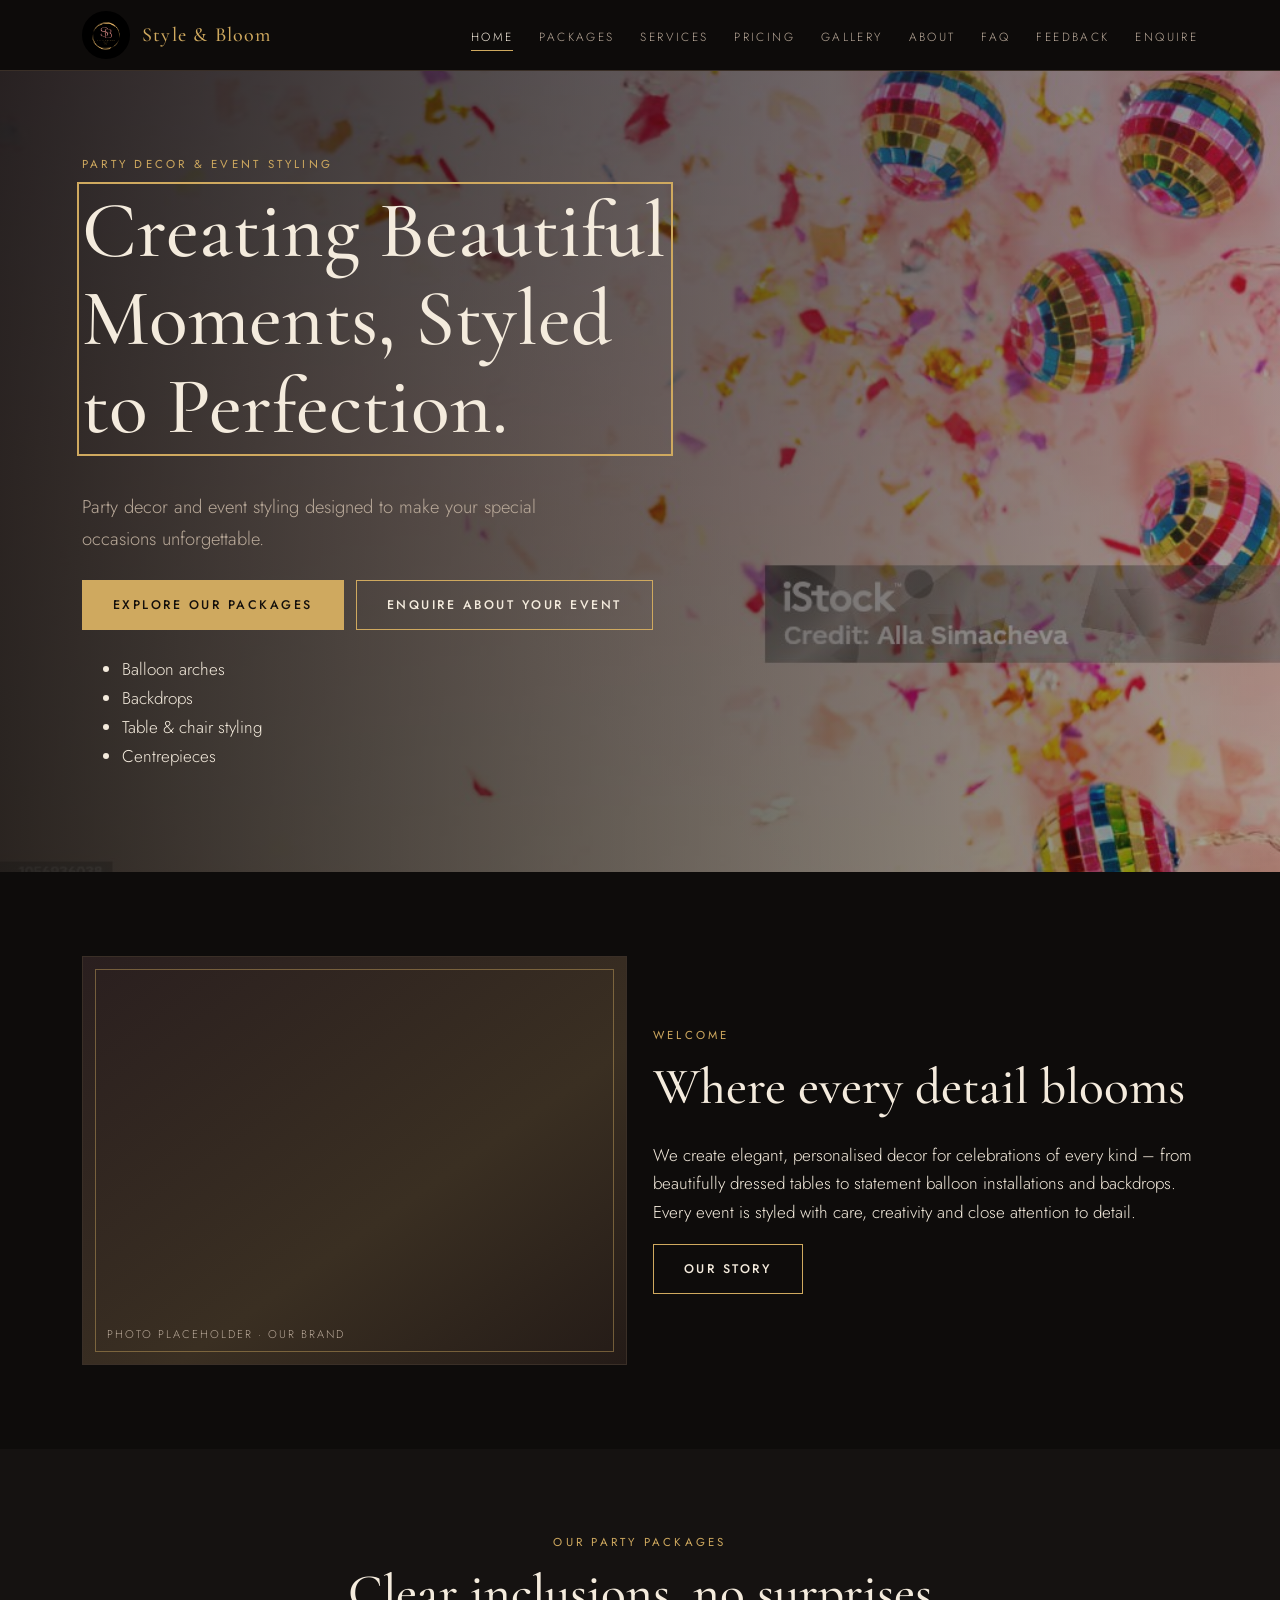
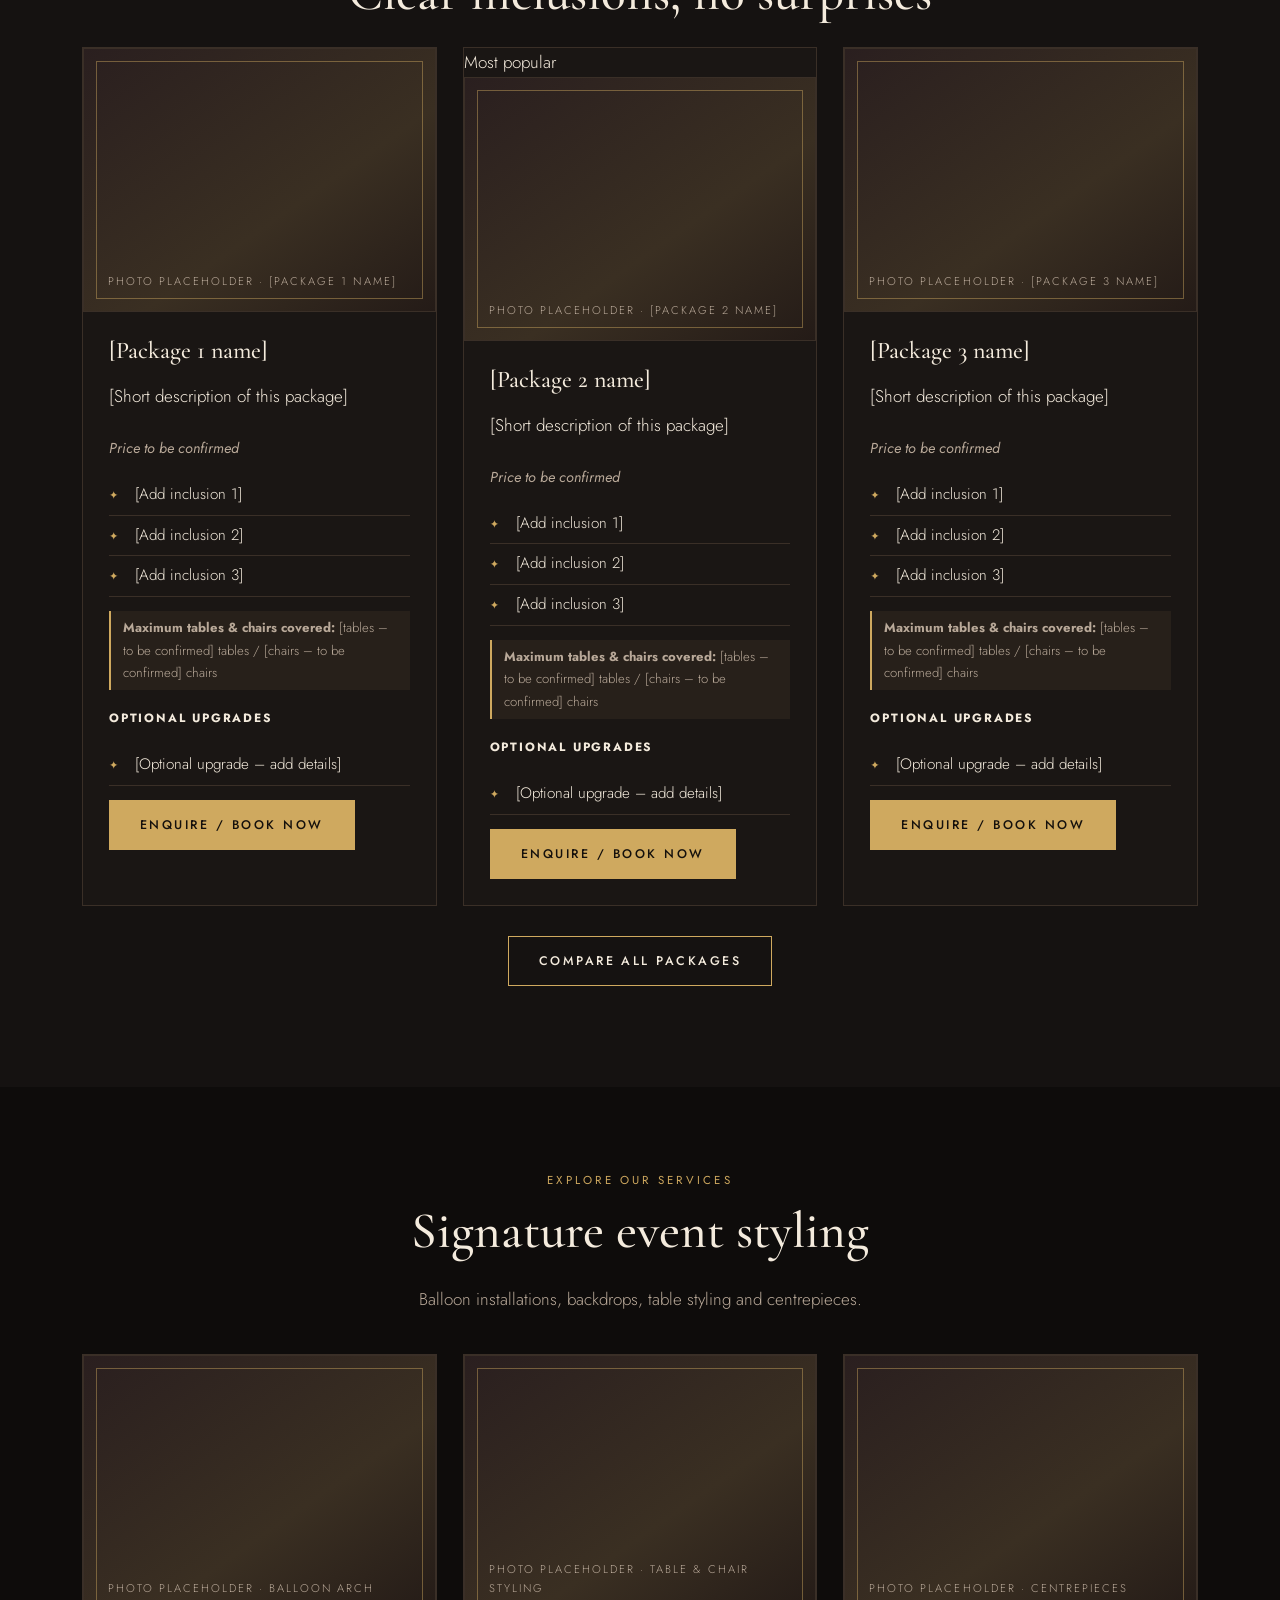
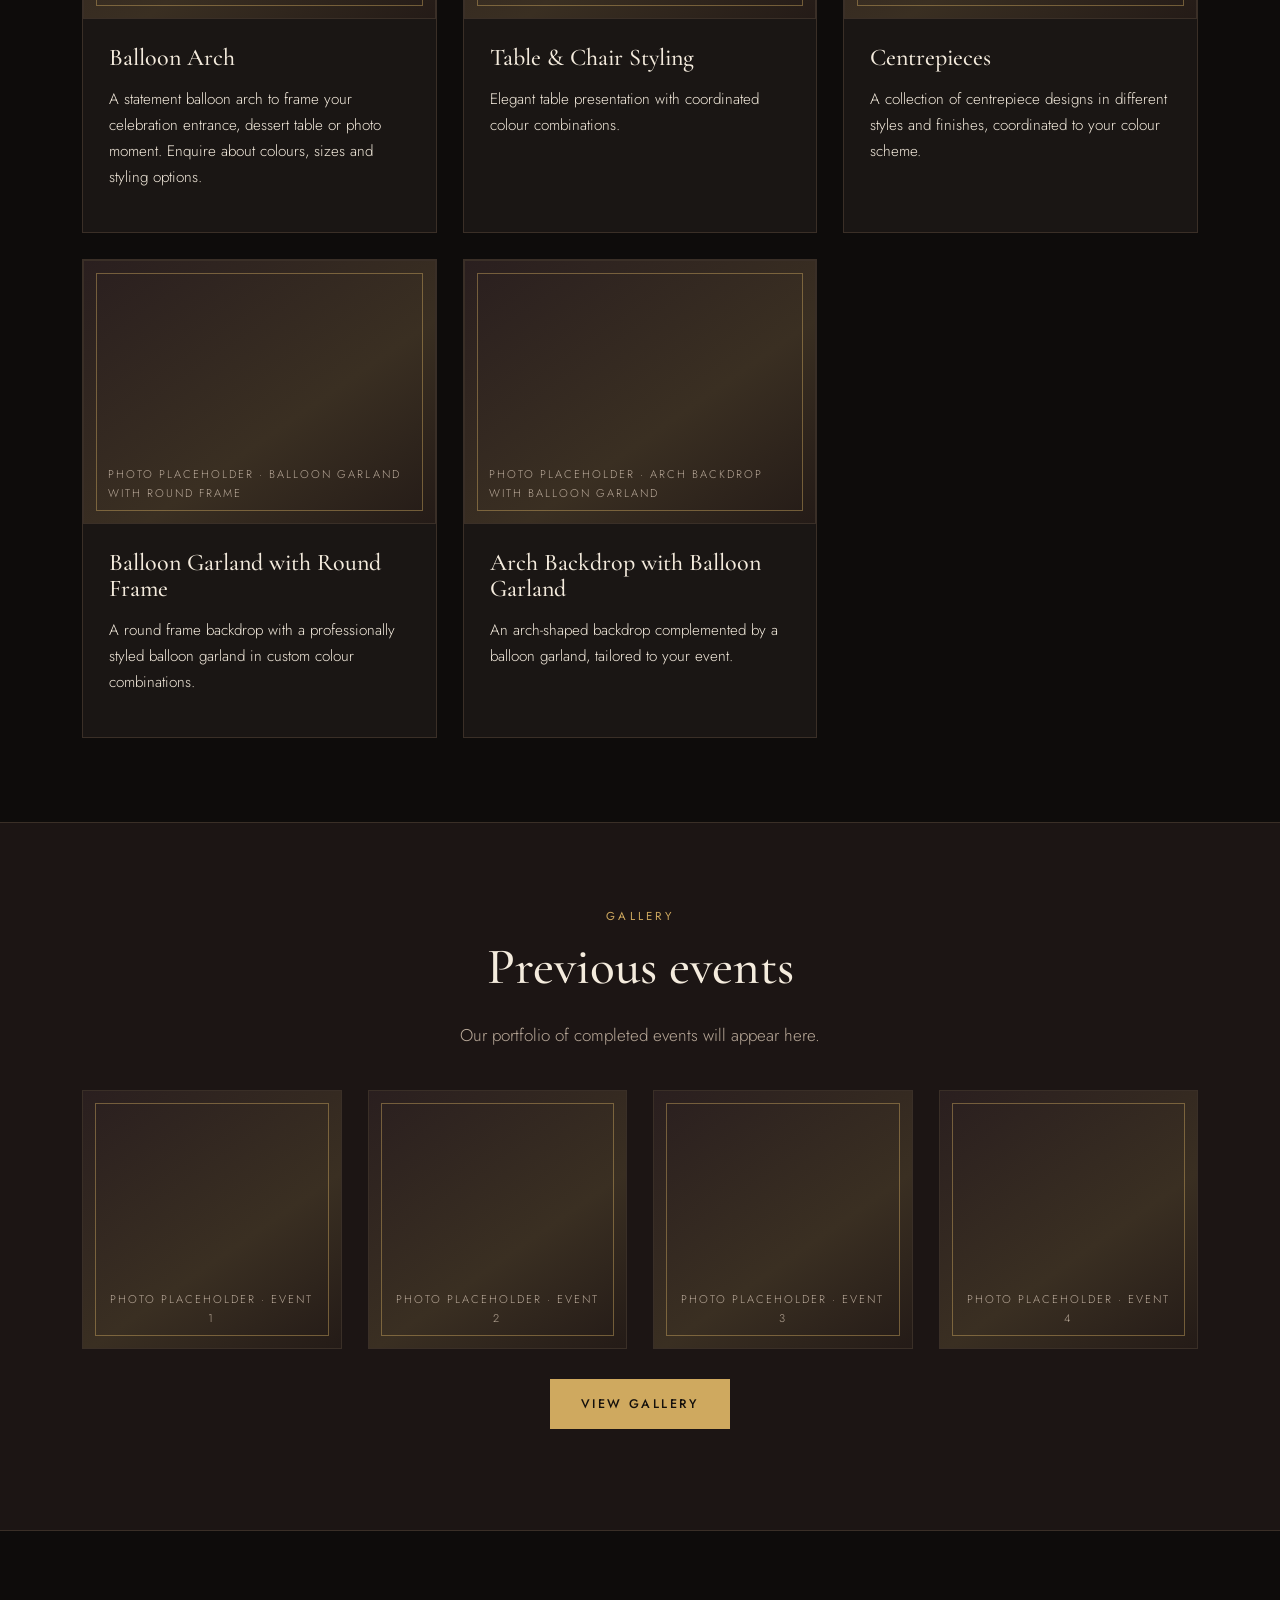
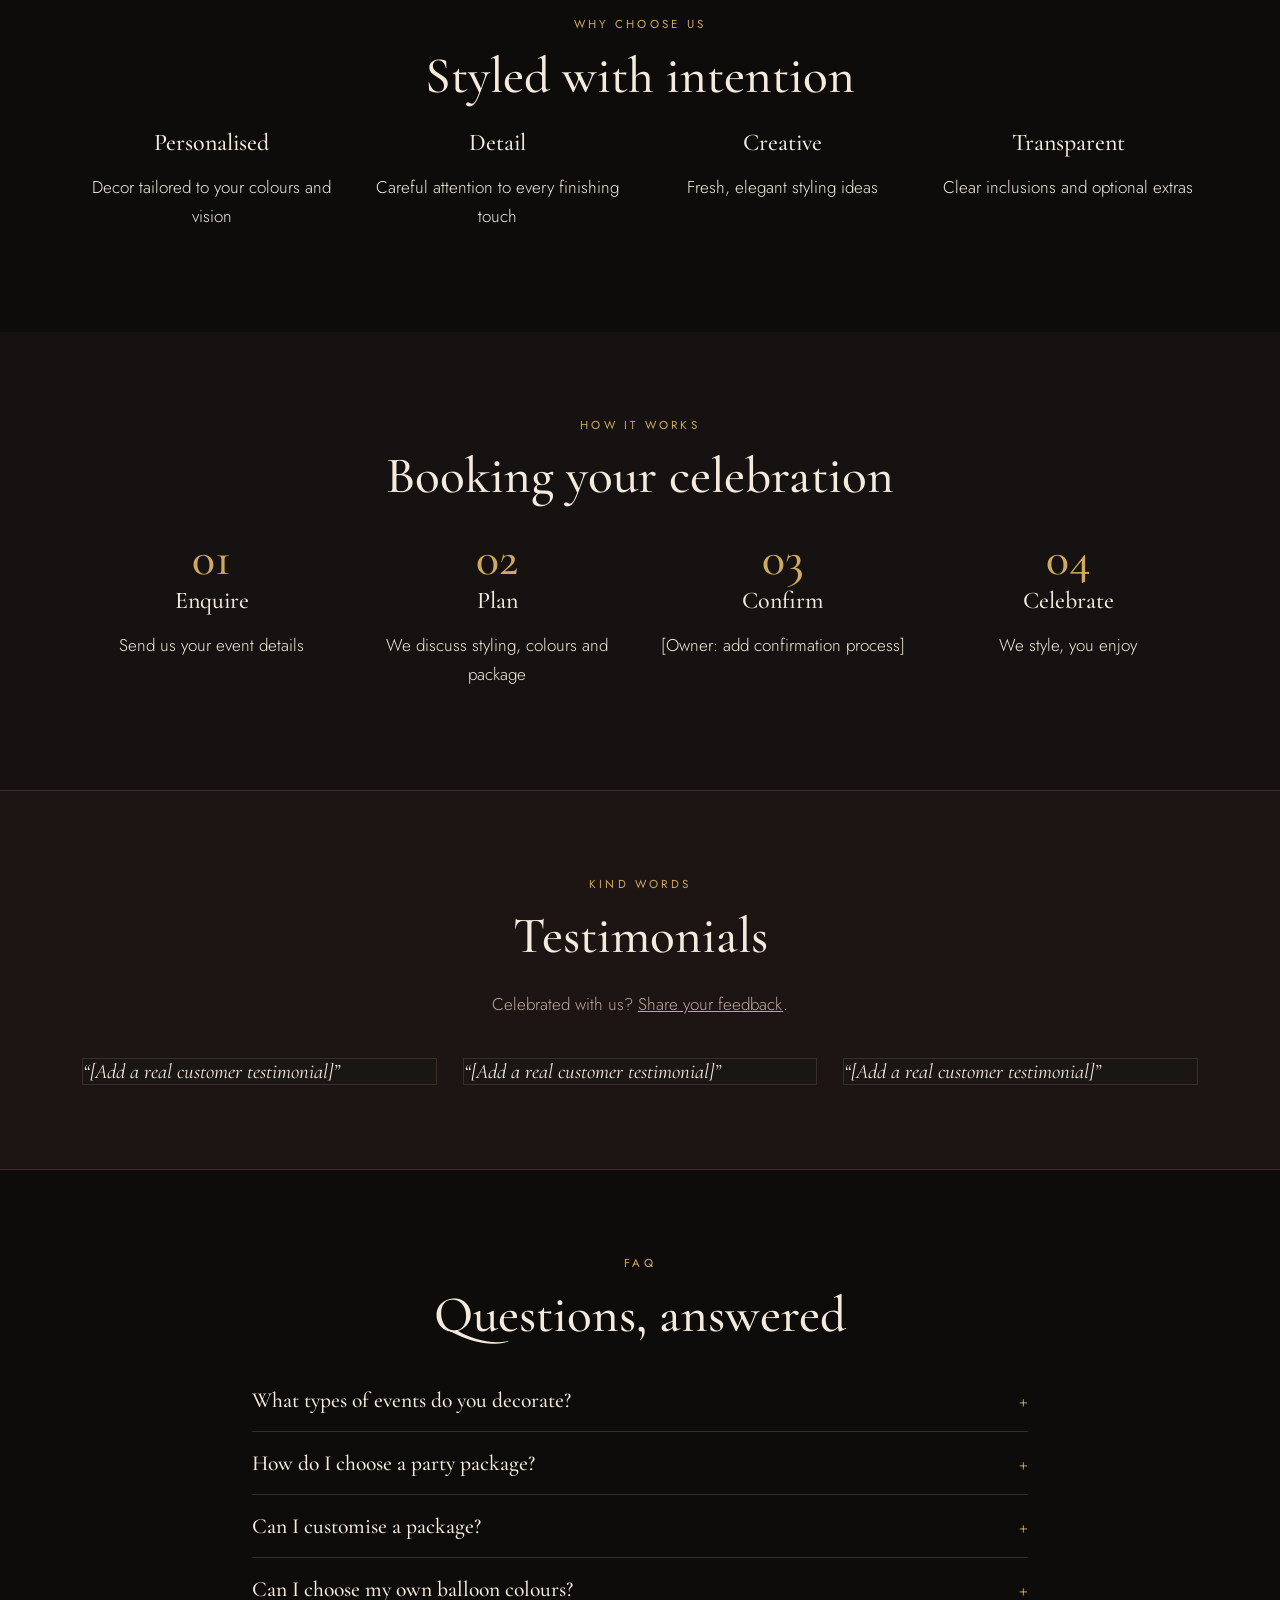
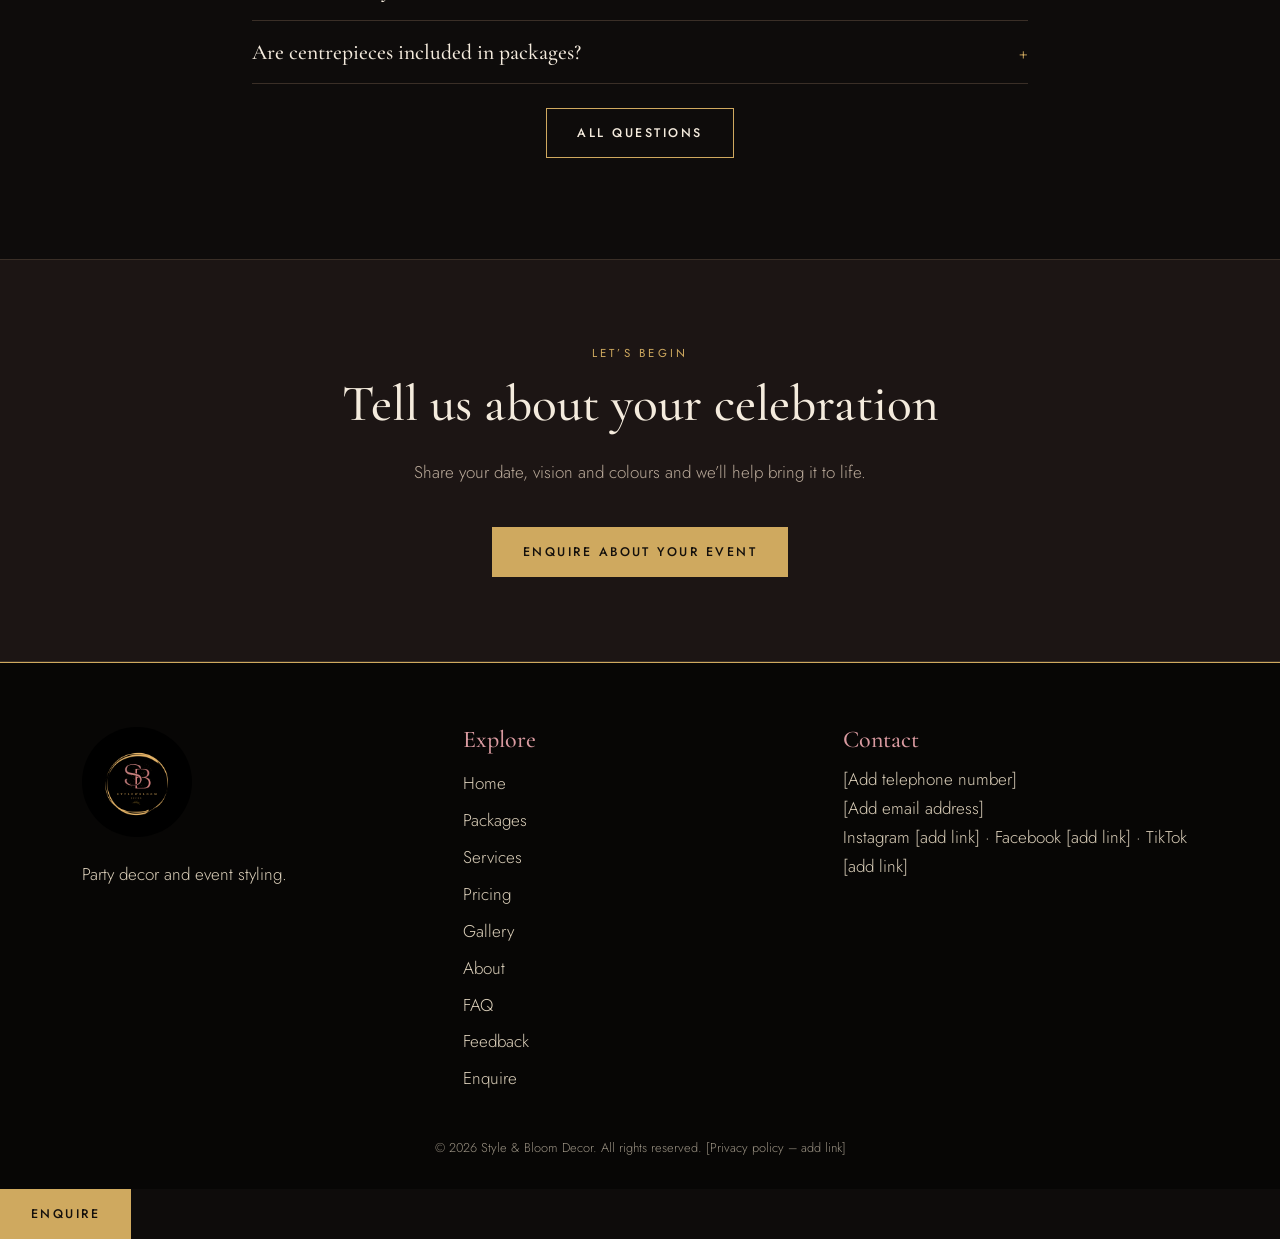
<file: index.html>
<!DOCTYPE html><html lang="en-GB"><head><meta charset="utf-8"><meta name="viewport" content="width=device-width, initial-scale=1, viewport-fit=cover"><link rel="icon" href="assets/logo.png"><title>Style & Bloom Decor | Party Decor & Event Styling</title>
<meta name="description" content="Party decor and event styling: balloon arches, backdrops, table styling and centrepieces for birthdays, baby showers, engagements and weddings.">
<link rel="preconnect" href="https://fonts.googleapis.com"><link href="https://fonts.googleapis.com/css2?family=Cormorant+Garamond:wght@400;500;600&family=Jost:wght@300;400;500&display=swap" rel="stylesheet">
<link rel="stylesheet" href="styles.css"></head><body>
<header><div class="wrap"><a class="brand" href="#home"><img id="lg" alt="Style & Bloom Decor logo"><span>Style & Bloom</span></a><button id="mb" aria-label="Menu">☰</button><nav id="nav"></nav></div></header>
<main id="app"></main>
<footer><div class="wrap grid g3"><div><img id="lg2" alt="Style & Bloom Decor"><p style="margin-top:14px">Party decor and event styling.</p></div><div><h3>Explore</h3><div id="fl"></div></div><div><h3>Contact</h3><div id="fc"></div></div></div><div class="wrap c" style="margin-top:40px;font-size:.8rem;opacity:.7">© <span id="yr"></span> Style & Bloom Decor. All rights reserved. <a id="pv" href="#faq">[Privacy policy – add link]</a></div></footer>
<div class="bar" id="bar"></div>
<div class="lb" id="lb"><button aria-label="Close">×</button><div class="ph"><span id="lbt"></span></div></div>
<script src="script.js"></script>
<script src="feedback.js"></script></body></html>
</file>
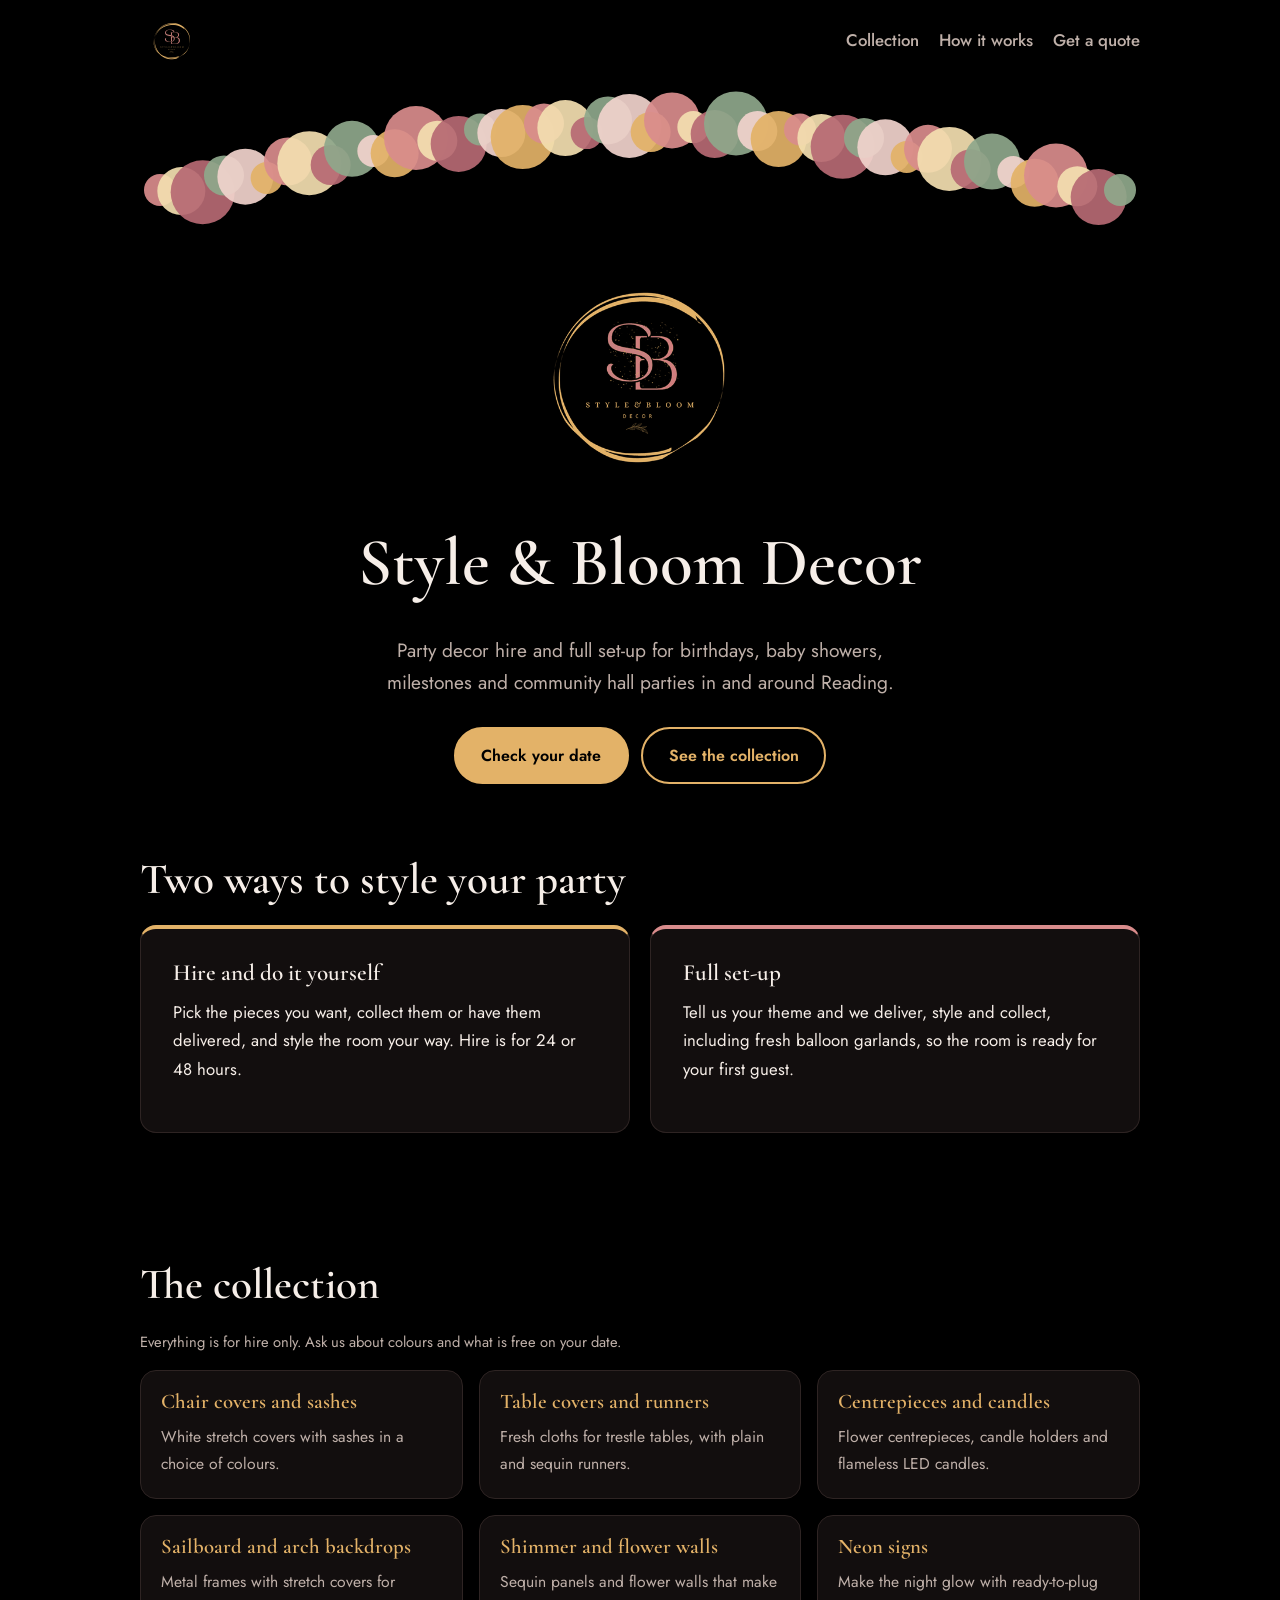
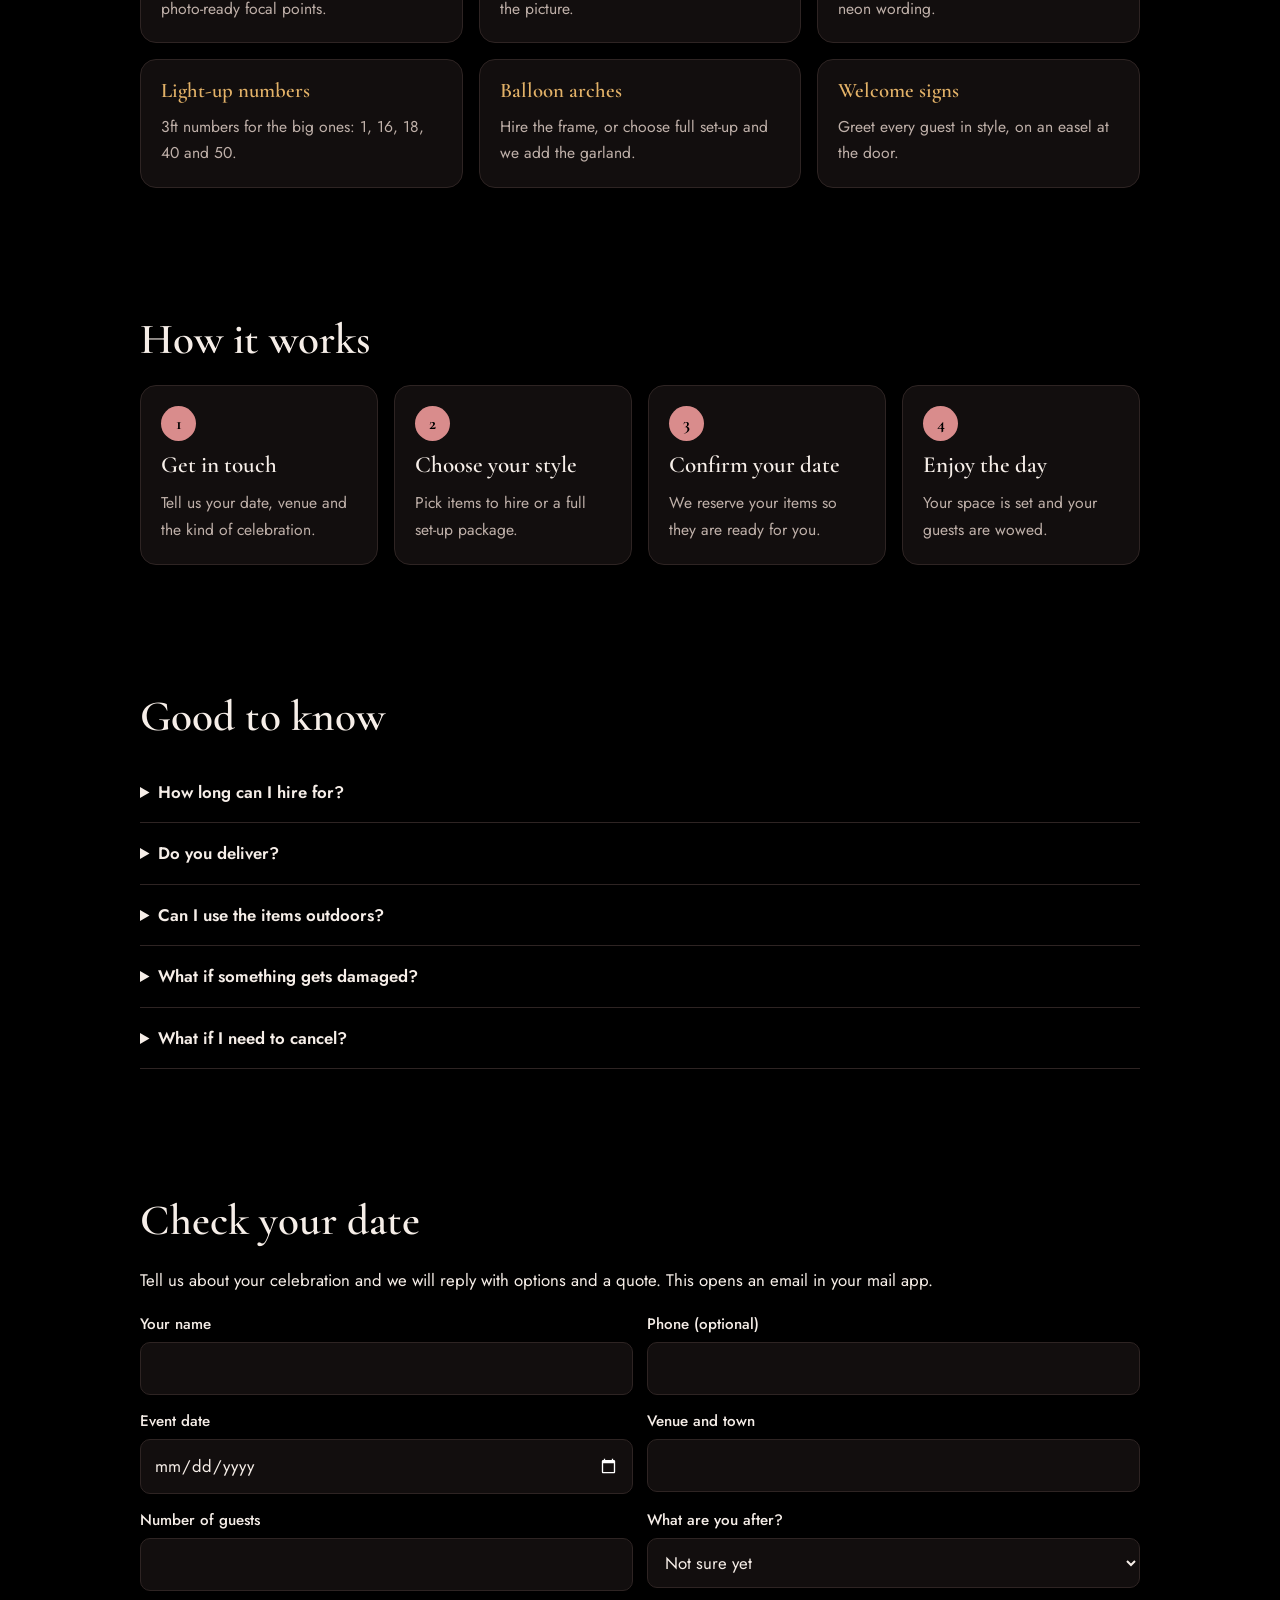
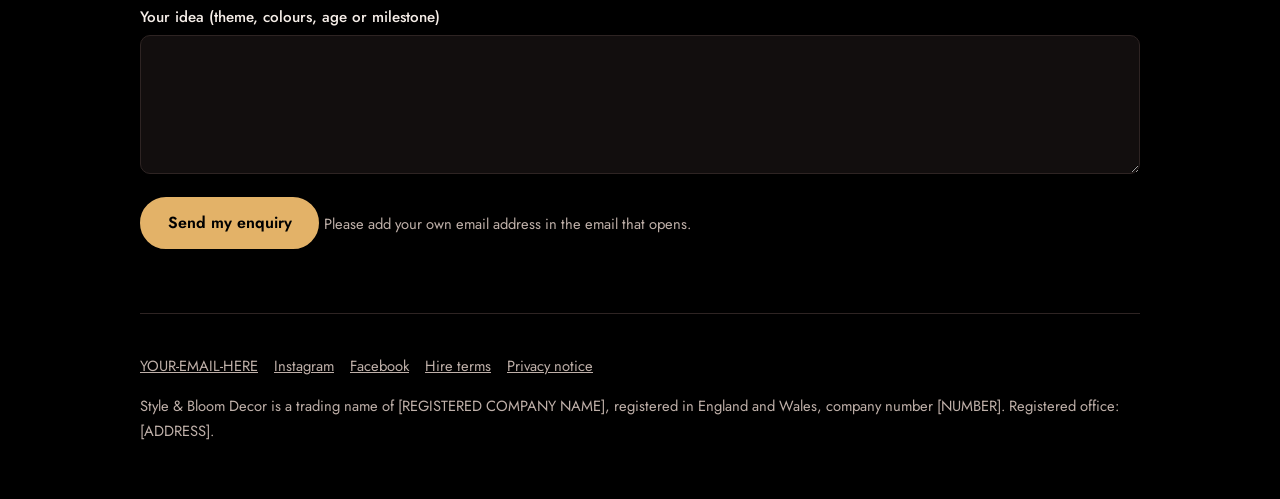
<file: indexnew.html>
<!DOCTYPE html>
<html lang="en-GB">
<head>
<meta charset="utf-8">
<meta name="viewport" content="width=device-width, initial-scale=1">
<meta name="color-scheme" content="dark">
<title>Style &amp; Bloom Decor | Party decor hire in Reading</title>
<meta name="description" content="Style &amp; Bloom Decor: party decor hire and full set-up for birthdays, baby showers, milestones and community hall parties in and around Reading.">
<meta property="og:title" content="Style &amp; Bloom Decor">
<meta property="og:image" content="Logo.png">
<link rel="icon" type="image/png" href="[data-uri]">
<link rel="preconnect" href="https://fonts.googleapis.com">
<link rel="preconnect" href="https://fonts.gstatic.com" crossorigin>
<link href="https://fonts.googleapis.com/css2?family=Cormorant+Garamond:wght@500;600;700&family=Jost:wght@400;500;600&display=swap" rel="stylesheet">
<style>
:root{--logo:url([data-uri]);color-scheme:dark;--bg:#000;--card:#120e0e;--ink:#f6eee8;--muted:#bfb0a9;--line:#2e2423;--gold:#e3b268;--rose:#d98c8c;--btn:#e3b268;--btntext:#000}
*{box-sizing:border-box}
html{scroll-behavior:smooth}
body{margin:0;background:var(--bg);color:var(--ink);font:400 1.05rem/1.7 Jost,system-ui,-apple-system,"Segoe UI",sans-serif}
h1,h2,h3{font-family:"Cormorant Garamond",Georgia,"Times New Roman",serif;line-height:1.1;margin:0 0 .5em;font-weight:600}
h1{font-size:clamp(2.4rem,7vw,4.2rem)}
h2{font-size:clamp(1.9rem,4.5vw,2.7rem)}
h3{font-size:1.45rem}
p{margin:0 0 1em}
a{color:inherit}
.wrap{max-width:1040px;margin:0 auto;padding:0 1.25rem}
section{padding:4rem 0}
.top{display:flex;justify-content:space-between;align-items:center;padding:.5rem 0}
.mark{display:block;background:var(--logo) center/contain no-repeat}
.mark.sm{width:64px;height:64px}
nav a{margin-left:1.25rem;text-decoration:none;color:var(--muted);font-weight:500}
nav a:hover{color:var(--gold)}
@media(max-width:640px){nav a.hide{display:none}}
.hero{padding:0 0 3.5rem;text-align:center}
#garland{display:block;width:100%;height:auto;max-width:1040px;margin:0 auto}
.hero .mark{width:min(300px,70vw);aspect-ratio:1;margin:-.5rem auto .25rem}
.hero p.lead{font-size:1.2rem;color:var(--muted);max-width:34rem;margin:0 auto 1.75rem}
.btns{display:flex;gap:.75rem;justify-content:center;flex-wrap:wrap}
.btn{display:inline-block;padding:.8rem 1.6rem;border-radius:999px;background:var(--btn);color:var(--btntext);font-weight:600;text-decoration:none;border:2px solid var(--btn);cursor:pointer;font-family:inherit;font-size:1rem}
.btn.alt{background:transparent;color:var(--gold)}
.two{display:grid;grid-template-columns:1fr 1fr;gap:1.25rem}
.card{background:var(--card);border:1px solid var(--line);border-radius:16px;padding:1.5rem}
.card.big{padding:2rem}
.rose{border-top:4px solid var(--rose)}.gold{border-top:4px solid var(--gold)}
.grid{display:grid;grid-template-columns:repeat(3,1fr);gap:1rem}
.grid .card{padding:1.25rem}
.grid h3{font-size:1.3rem;color:var(--gold)}
.grid p,.steps p{margin:0;color:var(--muted);font-size:.98rem}
.steps{list-style:none;margin:0;padding:0;display:grid;grid-template-columns:repeat(4,1fr);gap:1rem;counter-reset:s}
.steps li{counter-increment:s;background:var(--card);border:1px solid var(--line);border-radius:16px;padding:1.25rem}
.steps li:before{content:counter(s);display:grid;place-items:center;width:2.2rem;height:2.2rem;border-radius:50%;background:var(--rose);color:#000;font:700 1.1rem "Cormorant Garamond",serif;margin-bottom:.75rem}
details{border-bottom:1px solid var(--line);padding:1rem 0}
summary{font-weight:600;cursor:pointer}
details p{margin:.6rem 0 0;color:var(--muted)}
form{display:grid;gap:.9rem;grid-template-columns:1fr 1fr}
form .full{grid-column:1/-1}
label{display:block;font-weight:500;font-size:.95rem;margin-bottom:.25rem}
input,select,textarea{width:100%;padding:.7rem .8rem;border:1px solid var(--line);border-radius:10px;background:var(--card);color:var(--ink);font:inherit}
input:focus,select:focus,textarea:focus,.btn:focus-visible,summary:focus-visible,a:focus-visible{outline:3px solid var(--gold);outline-offset:2px}
.note{color:var(--muted);font-size:.92rem}
footer{border-top:1px solid var(--line);padding:2.5rem 0;color:var(--muted);font-size:.92rem}
footer a{margin-right:1rem}
@media(max-width:760px){.two,.grid,form{grid-template-columns:1fr}.steps{grid-template-columns:1fr 1fr}}
@media(max-width:460px){.steps{grid-template-columns:1fr}}
</style>
</head>
<body>
<div class="wrap">
<header class="top">
<a class="mark sm" href="#" aria-label="Style &amp; Bloom Decor home"></a>
<nav><a class="hide" href="#collection">Collection</a><a class="hide" href="#how">How it works</a><a href="#quote">Get a quote</a></nav>
</header>

<main>
<section class="hero">
<svg id="garland" viewBox="0 0 1000 150" role="img" aria-label="A garland of balloons in rose, gold and sage"></svg>
<div class="mark" role="img" aria-label="Style &amp; Bloom Decor logo: the letters S and B inside a gold ring"></div>
<h1>Style &amp; Bloom Decor</h1>
<p class="lead">Party decor hire and full set-up for birthdays, baby showers, milestones and community hall parties in and around Reading.</p>
<div class="btns"><a class="btn" href="#quote">Check your date</a><a class="btn alt" href="#collection">See the collection</a></div>
</section>

<section id="what" style="padding-top:1rem">
<h2>Two ways to style your party</h2>
<div class="two">
<div class="card big gold"><h3>Hire and do it yourself</h3><p>Pick the pieces you want, collect them or have them delivered, and style the room your way. Hire is for 24 or 48 hours.</p></div>
<div class="card big rose"><h3>Full set-up</h3><p>Tell us your theme and we deliver, style and collect, including fresh balloon garlands, so the room is ready for your first guest.</p></div>
</div>
</section>

<section id="collection">
<h2>The collection</h2>
<p class="note">Everything is for hire only. Ask us about colours and what is free on your date.</p>
<div class="grid">
<div class="card"><h3>Chair covers and sashes</h3><p>White stretch covers with sashes in a choice of colours.</p></div>
<div class="card"><h3>Table covers and runners</h3><p>Fresh cloths for trestle tables, with plain and sequin runners.</p></div>
<div class="card"><h3>Centrepieces and candles</h3><p>Flower centrepieces, candle holders and flameless LED candles.</p></div>
<div class="card"><h3>Sailboard and arch backdrops</h3><p>Metal frames with stretch covers for photo-ready focal points.</p></div>
<div class="card"><h3>Shimmer and flower walls</h3><p>Sequin panels and flower walls that make the picture.</p></div>
<div class="card"><h3>Neon signs</h3><p>Make the night glow with ready-to-plug neon wording.</p></div>
<div class="card"><h3>Light-up numbers</h3><p>3ft numbers for the big ones: 1, 16, 18, 40 and 50.</p></div>
<div class="card"><h3>Balloon arches</h3><p>Hire the frame, or choose full set-up and we add the garland.</p></div>
<div class="card"><h3>Welcome signs</h3><p>Greet every guest in style, on an easel at the door.</p></div>
</div>
</section>

<section id="how">
<h2>How it works</h2>
<ol class="steps">
<li><h3>Get in touch</h3><p>Tell us your date, venue and the kind of celebration.</p></li>
<li><h3>Choose your style</h3><p>Pick items to hire or a full set-up package.</p></li>
<li><h3>Confirm your date</h3><p>We reserve your items so they are ready for you.</p></li>
<li><h3>Enjoy the day</h3><p>Your space is set and your guests are wowed.</p></li>
</ol>
</section>

<section id="faq">
<h2>Good to know</h2>
<details><summary>How long can I hire for?</summary><p>Hire is for 24 or 48 hours. Your quote shows the exact collection and return times.</p></details>
<details><summary>Do you deliver?</summary><p>Yes, in Reading and nearby areas. A delivery fee applies and is shown in your quote.</p></details>
<details><summary>Can I use the items outdoors?</summary><p>Only if we have agreed it in writing. Electrical items such as neon signs and light-up numbers are for indoor use.</p></details>
<details><summary>What if something gets damaged?</summary><p>Normal wear and tear is fine. We take a refundable deposit and check everything when it comes back.</p></details>
<details><summary>What if I need to cancel?</summary><p>Our hire agreement sets out the charges, which depend on how far ahead of your event you cancel.</p></details>
</section>

<section id="quote">
<h2>Check your date</h2>
<p>Tell us about your celebration and we will reply with options and a quote. This opens an email in your mail app.</p>
<form id="enq">
<div><label for="name">Your name</label><input id="name" required autocomplete="name"></div>
<div><label for="phone">Phone (optional)</label><input id="phone" type="tel" autocomplete="tel"></div>
<div><label for="date">Event date</label><input id="date" type="date" required></div>
<div><label for="venue">Venue and town</label><input id="venue" required></div>
<div><label for="guests">Number of guests</label><input id="guests" type="number" min="1" max="50"></div>
<div><label for="pkg">What are you after?</label><select id="pkg"><option>Not sure yet</option><option>Hire and do it yourself</option><option>Full set-up</option></select></div>
<div class="full"><label for="msg">Your idea (theme, colours, age or milestone)</label><textarea id="msg" rows="4"></textarea></div>
<div class="full"><button class="btn" type="submit">Send my enquiry</button> <span class="note">Please add your own email address in the email that opens.</span></div>
</form>
</section>
</main>

<footer>
<p><a href="mailto:YOUR-EMAIL-HERE">YOUR-EMAIL-HERE</a><a href="#">Instagram</a><a href="#">Facebook</a><a href="#">Hire terms</a><a href="#">Privacy notice</a></p>
<p>Style &amp; Bloom Decor is a trading name of [REGISTERED COMPANY NAME], registered in England and Wales, company number [NUMBER]. Registered office: [ADDRESS].</p>
</footer>
</div>

<script>
// 1. Replace this with your business email address.
var EMAIL = "YOUR-EMAIL-HERE";
// 2. Balloon garland across the top of the page, in the logo's rose and gold.
(function(){
  var svg=document.getElementById("garland"),ns="http://www.w3.org/2000/svg";
  var cols=["#d98c8c","#e3b268","#f1d3cc","#8fa88b","#b76a74","#f3dfb0"],n=46,i,c,x,y,r;
  for(i=0;i<n;i++){
    x=20+i*(960/(n-1)); y=110-Math.sin(i/(n-1)*Math.PI)*70;
    r=16+((i*7)%5)*4;
    c=document.createElementNS(ns,"circle");
    c.setAttribute("cx",x);c.setAttribute("cy",y+((i%3)*6));c.setAttribute("r",r);
    c.setAttribute("fill",cols[(i*5)%cols.length]);c.setAttribute("opacity",".92");
    svg.appendChild(c);
  }
})();
// 3. Enquiry form opens the visitor's email app with the details filled in.
document.getElementById("enq").addEventListener("submit",function(e){
  e.preventDefault();
  var v=function(id){return document.getElementById(id).value.trim();};
  var body="Name: "+v("name")+"\nPhone: "+v("phone")+"\nEvent date: "+v("date")+"\nVenue: "+v("venue")+"\nGuests: "+v("guests")+"\nLooking for: "+v("pkg")+"\n\n"+v("msg");
  window.location.href="mailto:"+EMAIL+"?subject="+encodeURIComponent("Enquiry for "+v("date")+" from "+v("name"))+"&body="+encodeURIComponent(body);
});
</script>
</body>
</html>
</file>
<file: styles.css>
/* Style & Bloom Decor — dark theme. Drop-in replacement: index.html and script.js are unchanged. */
:root{color-scheme:dark;
--ivory:#0e0c0b;--cream:#151211;--blush:#1c1514;--card:#1a1614;--champ:#3a2f27;
--rose:#d99aa0;--gold:#cfa95f;--taupe:#b9a999;--ink:#f4ebdd;--bg:var(--ivory);
--serif:'Cormorant Garamond',Georgia,serif;--sans:'Jost',system-ui,sans-serif;
box-sizing:border-box;padding-top:env(safe-area-inset-top,0px);padding-bottom:env(safe-area-inset-bottom,0px)}
html{scroll-behavior:smooth;height:100%;scroll-padding-top:80px}*{box-sizing:border-box}
body{margin:0;background:var(--bg);color:var(--ink);font:300 17px/1.7 var(--sans);overflow-x:hidden}
h1,h2,h3{font-family:var(--serif);font-weight:500;line-height:1.1;margin:0 0 .5em}h1{font-size:clamp(2.6rem,7vw,5rem)}h2{font-size:clamp(2rem,4.5vw,3.2rem)}h3{font-size:1.5rem}
.lab{font-size:.72rem;letter-spacing:.28em;text-transform:uppercase;color:var(--gold);font-weight:400;display:block;margin-bottom:.8rem}
a{color:inherit}.wrap{max-width:1160px;margin:auto;padding:0 22px}section{padding:84px 0}.c{text-align:center}.sub{max-width:640px;margin:0 auto 2.5rem;color:var(--taupe)}
.alt{background:var(--blush);border-top:1px solid var(--champ);border-bottom:1px solid var(--champ)}.cr{background:var(--cream)}
:focus-visible{outline:2px solid var(--gold);outline-offset:3px}
.btn{display:inline-block;padding:15px 30px;border:1px solid var(--gold);background:var(--gold);color:#14100c;font:500 .78rem var(--sans);letter-spacing:.2em;text-transform:uppercase;text-decoration:none;cursor:pointer;transition:.35s;min-height:48px}
.btn:hover{background:transparent;color:var(--gold)}.btn.o{background:transparent;color:var(--ink);border-color:var(--gold)}.btn.o:hover{background:var(--gold);color:#14100c}
header{position:sticky;top:0;z-index:20;background:color-mix(in srgb,var(--ivory) 88%,transparent);backdrop-filter:blur(12px);border-bottom:1px solid var(--champ);padding-top:env(safe-area-inset-top,0px)}
header .wrap{display:flex;align-items:center;justify-content:space-between;height:70px}
.brand{display:flex;align-items:center;gap:12px;text-decoration:none;font:500 1.25rem var(--serif);letter-spacing:.06em;color:var(--gold)}.brand img{width:48px;height:48px;border-radius:50%}
nav a{margin-left:26px;text-decoration:none;font-size:.74rem;letter-spacing:.2em;text-transform:uppercase;position:relative;padding:6px 0;color:var(--taupe);transition:color .3s}
nav a:hover,nav a.on{color:var(--ink)}
nav a:after{content:"";position:absolute;left:0;bottom:0;width:0;height:1px;background:var(--gold);transition:.3s}nav a:hover:after,nav a.on:after{width:100%}
#mb{display:none;background:none;border:1px solid var(--champ);color:var(--gold);width:48px;height:48px;font-size:1.3rem;cursor:pointer}
@media(max-width:900px){#mb{display:block}nav{display:none;position:absolute;top:100%;left:0;right:0;background:var(--ivory);padding:12px 22px 22px;border-bottom:1px solid var(--champ)}nav.open{display:block}nav a{display:block;margin:0;padding:14px 0;border-bottom:1px solid var(--champ)}section{padding:60px 0}}
/* Hero: warm candle-glow on black, with an arch-framed image (echoes the balloon arch service) */
.hero{min-height:88vh;display:flex;align-items:center;background:linear-gradient(90deg,rgba(14,12,11,.88) 0%,rgba(14,12,11,.6) 55%,rgba(14,12,11,.35) 100%),radial-gradient(circle at 82% 30%,rgba(217,154,160,.18),transparent 52%),radial-gradient(circle at 8% 95%,rgba(207,169,95,.14),transparent 50%),url(assets/hero.jpg) center/cover no-repeat,var(--ivory);position:relative}
.hero .wrap{display:grid;grid-template-columns:1.1fr .9fr;gap:50px;align-items:center}.hero p{font-size:1.15rem;max-width:520px;color:var(--taupe)}.hero .btn{margin:8px 12px 8px 0}
.hero .ph{border-radius:999px 999px 0 0;border-color:var(--gold);box-shadow:0 0 0 8px var(--ivory),0 0 0 9px rgba(207,169,95,.45),0 30px 80px rgba(0,0,0,.6)}
.hero .ph:before{border-radius:999px 999px 0 0;inset:14px}
@media(max-width:900px){.hero .wrap{grid-template-columns:1fr}.hero{padding:50px 0}}
.ph{position:relative;display:flex;align-items:flex-end;aspect-ratio:4/5;background:linear-gradient(145deg,#2a1f1f,#3a2f22 60%,#241b17);overflow:hidden;border:1px solid var(--champ)}
.ph:before{content:"";position:absolute;inset:12px;border:1px solid rgba(207,169,95,.45)}.ph span{position:relative;padding:20px 24px;font-size:.7rem;letter-spacing:.18em;text-transform:uppercase;color:var(--taupe)}
.ph.w{aspect-ratio:4/3}.ph.s{aspect-ratio:1}
.grid{display:grid;gap:26px}.g3{grid-template-columns:repeat(auto-fit,minmax(280px,1fr))}.g2{grid-template-columns:repeat(auto-fit,minmax(320px,1fr))}.g4{grid-template-columns:repeat(auto-fit,minmax(220px,1fr))}
.card{background:var(--card);border:1px solid var(--champ);transition:.4s}.card:hover{transform:translateY(-6px);border-color:var(--gold);box-shadow:0 20px 50px rgba(0,0,0,.55),0 0 0 1px rgba(207,169,95,.25)}.card .b{padding:26px}
.price{font:500 1.7rem var(--serif);color:var(--gold)}.tbc{font:400 .9rem var(--sans);color:var(--taupe);font-style:italic}
ul.in{list-style:none;padding:0;margin:14px 0}ul.in li{padding:7px 0 7px 26px;border-bottom:1px solid var(--champ);position:relative;font-size:.95rem}ul.in li:before{content:"✦";position:absolute;left:0;color:var(--gold);font-size:.7rem;top:11px}
.note{font-size:.82rem;color:var(--taupe);border-left:2px solid var(--gold);padding:6px 12px;margin:12px 0;background:rgba(207,169,95,.07)}
.cap{display:inline-block;border:1px solid var(--gold);padding:6px 14px;font-size:.78rem;letter-spacing:.1em;margin:4px 6px 4px 0;color:var(--gold)}
.chips{display:flex;flex-wrap:wrap;gap:8px;justify-content:center;margin-bottom:30px}.chip{border:1px solid var(--champ);background:var(--card);color:var(--ink);padding:10px 18px;font:400 .75rem var(--sans);letter-spacing:.12em;text-transform:uppercase;cursor:pointer;min-height:44px;transition:.3s}.chip:hover{border-color:var(--gold)}.chip.on{background:var(--gold);color:#14100c;border-color:var(--gold)}
.gal{columns:3 260px;column-gap:18px}.gal .ph{margin-bottom:18px;cursor:zoom-in;transition:.4s}.gal .ph:hover{filter:brightness(1.15);transform:scale(1.015)}
.pagehead{padding:70px 0 50px;background:radial-gradient(circle at 50% 0,rgba(207,169,95,.14),transparent 65%),var(--blush);border-bottom:1px solid var(--champ);text-align:center}
table{width:100%;border-collapse:collapse;background:var(--card);font-size:.92rem}th,td{padding:14px;border:1px solid var(--champ);text-align:left;vertical-align:top}th{font:500 1.2rem var(--serif);background:var(--cream);color:var(--gold)}.tw{overflow-x:auto}
details{border-bottom:1px solid var(--champ);padding:18px 0}summary{cursor:pointer;font:500 1.35rem var(--serif);list-style:none;display:flex;justify-content:space-between;gap:12px}summary::after{content:"+";color:var(--gold);transition:.3s}details[open] summary::after{transform:rotate(45deg)}details[open]{border-bottom-color:var(--gold)}details p{margin:12px 0 0;color:var(--taupe)}
form{display:grid;gap:16px;grid-template-columns:1fr 1fr}.f{display:flex;flex-direction:column;gap:6px}.f.full{grid-column:1/-1}label{font-size:.72rem;letter-spacing:.16em;text-transform:uppercase;color:var(--taupe)}
input,select,textarea{font:300 16px var(--sans);padding:14px;border:1px solid var(--champ);background:#120f0e;color:var(--ink);width:100%;border-radius:0;min-height:48px}input:focus,select:focus,textarea:focus{outline:2px solid var(--gold);border-color:var(--gold)}
input[type=date]{color-scheme:dark}input[type=checkbox]{accent-color:var(--gold)}
.ck{display:flex;flex-wrap:wrap;gap:8px 18px}.ck label{text-transform:none;letter-spacing:0;font-size:.95rem;display:flex;gap:8px;align-items:center;color:var(--ink)}.ck input{width:auto;min-height:0}
@media(max-width:700px){form{grid-template-columns:1fr}}
#msg{padding:22px;border:1px solid var(--gold);background:var(--card);margin-top:20px;display:none}
footer{background:#070605;color:#d9cdb8;padding:64px 0 30px;border-top:1px solid var(--gold)}footer a{text-decoration:none}footer a:hover{color:var(--gold)}footer h3{color:var(--rose)}footer img{width:110px;border-radius:50%}
.lb{position:fixed;inset:0;background:rgba(5,4,3,.94);display:none;align-items:center;justify-content:center;z-index:50;padding:20px}.lb.open{display:flex}.lb .ph{width:min(90vw,620px);aspect-ratio:4/3}.lb button{position:absolute;top:calc(14px + env(safe-area-inset-top,0px));right:18px;font-size:2rem;background:none;border:0;color:var(--gold);cursor:pointer;min-width:48px;min-height:48px}
.rv{opacity:0;transform:translateY(24px);transition:opacity .9s ease,transform .9s ease}.rv.in{opacity:1;transform:none}
@media(prefers-reduced-motion:reduce){*{transition:none!important;animation:none!important;scroll-behavior:auto!important}.rv{opacity:1;transform:none}}
.step{font:500 3rem var(--serif);color:var(--gold)}
/* Feedback form: star rating */
.rate{display:flex;flex-direction:row-reverse;justify-content:flex-end;border:0;padding:0;margin:0;min-width:0}
.rate legend{float:left;width:100%;font-size:.72rem;letter-spacing:.16em;text-transform:uppercase;color:var(--taupe);padding:0;margin-bottom:6px}
.rate input{position:absolute;opacity:0;width:1px;height:1px;min-height:0}
.rate label{font-size:2.2rem;line-height:1;letter-spacing:0;text-transform:none;color:var(--champ);cursor:pointer;padding:4px 6px;transition:color .2s}
.rate input:checked~label,.rate label:hover,.rate label:hover~label{color:var(--gold)}
.rate input:focus-visible+label{outline:2px solid var(--gold);outline-offset:2px}
</file>
